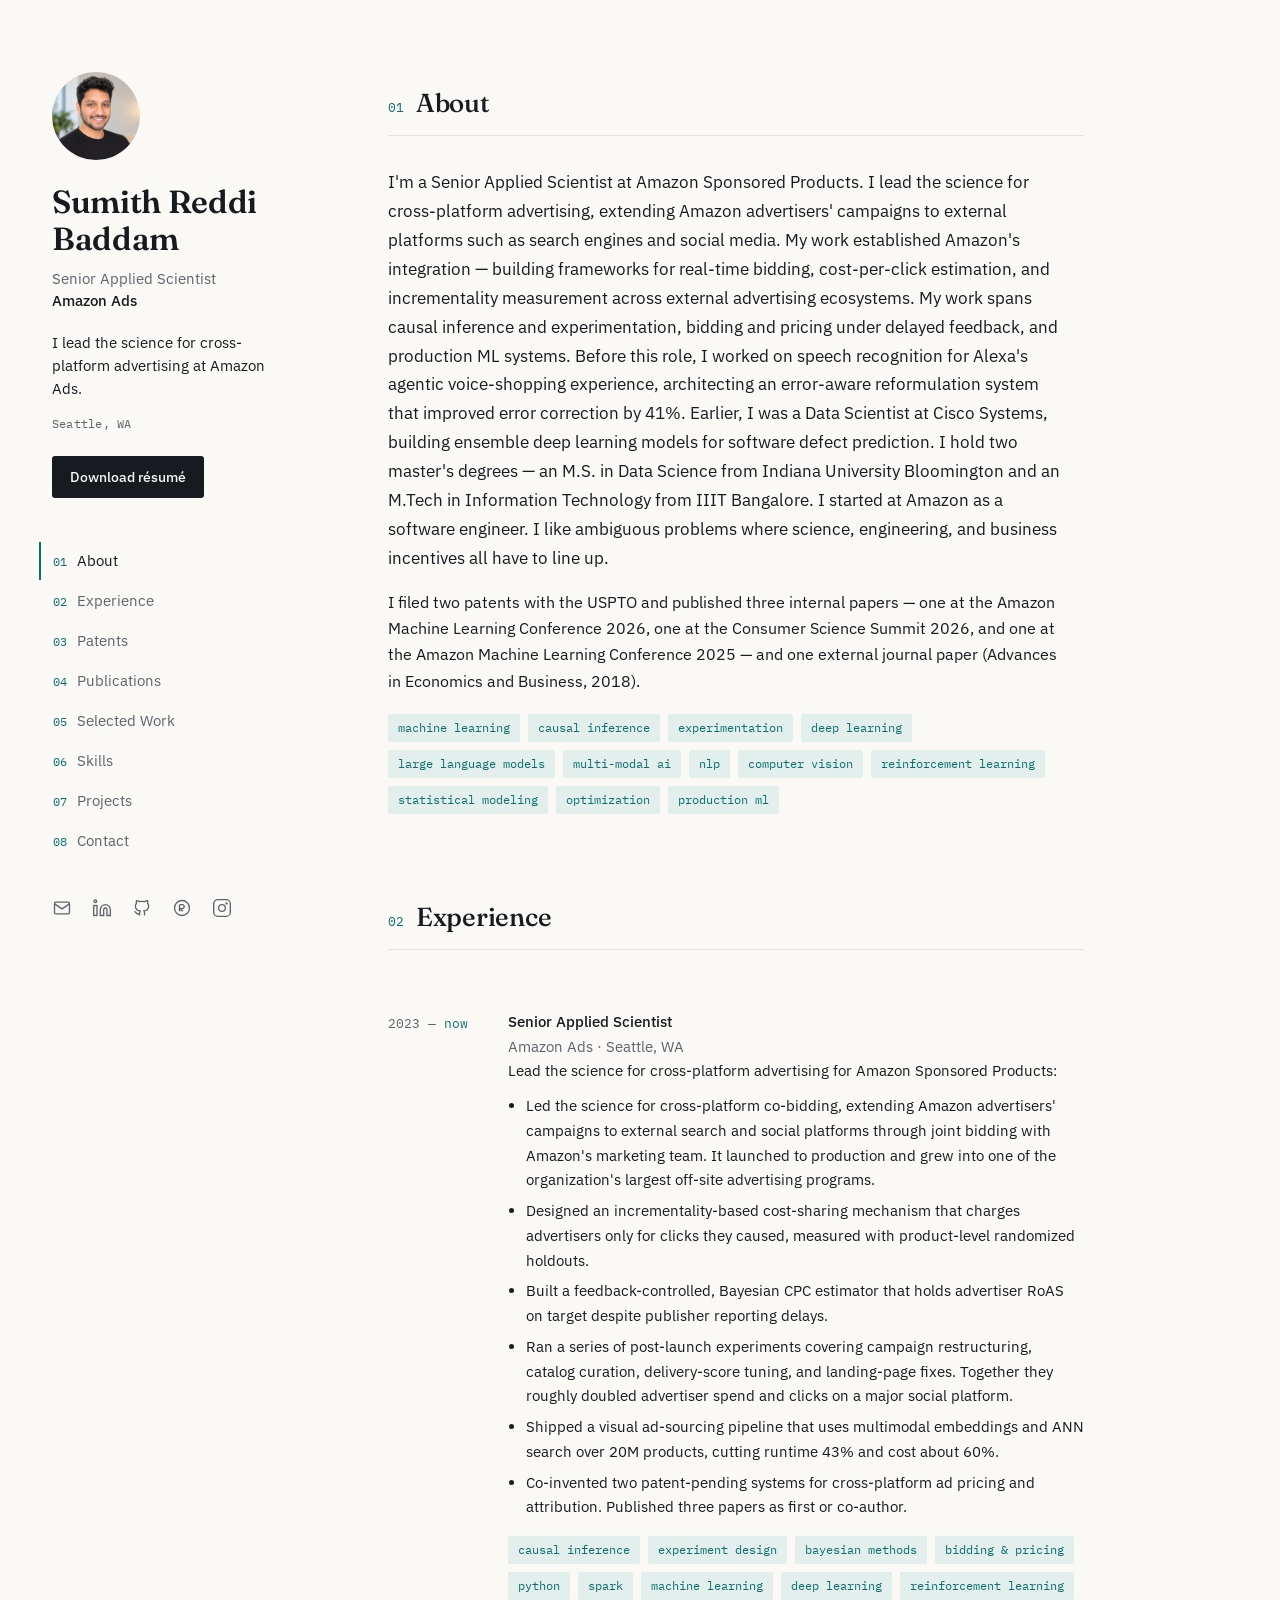
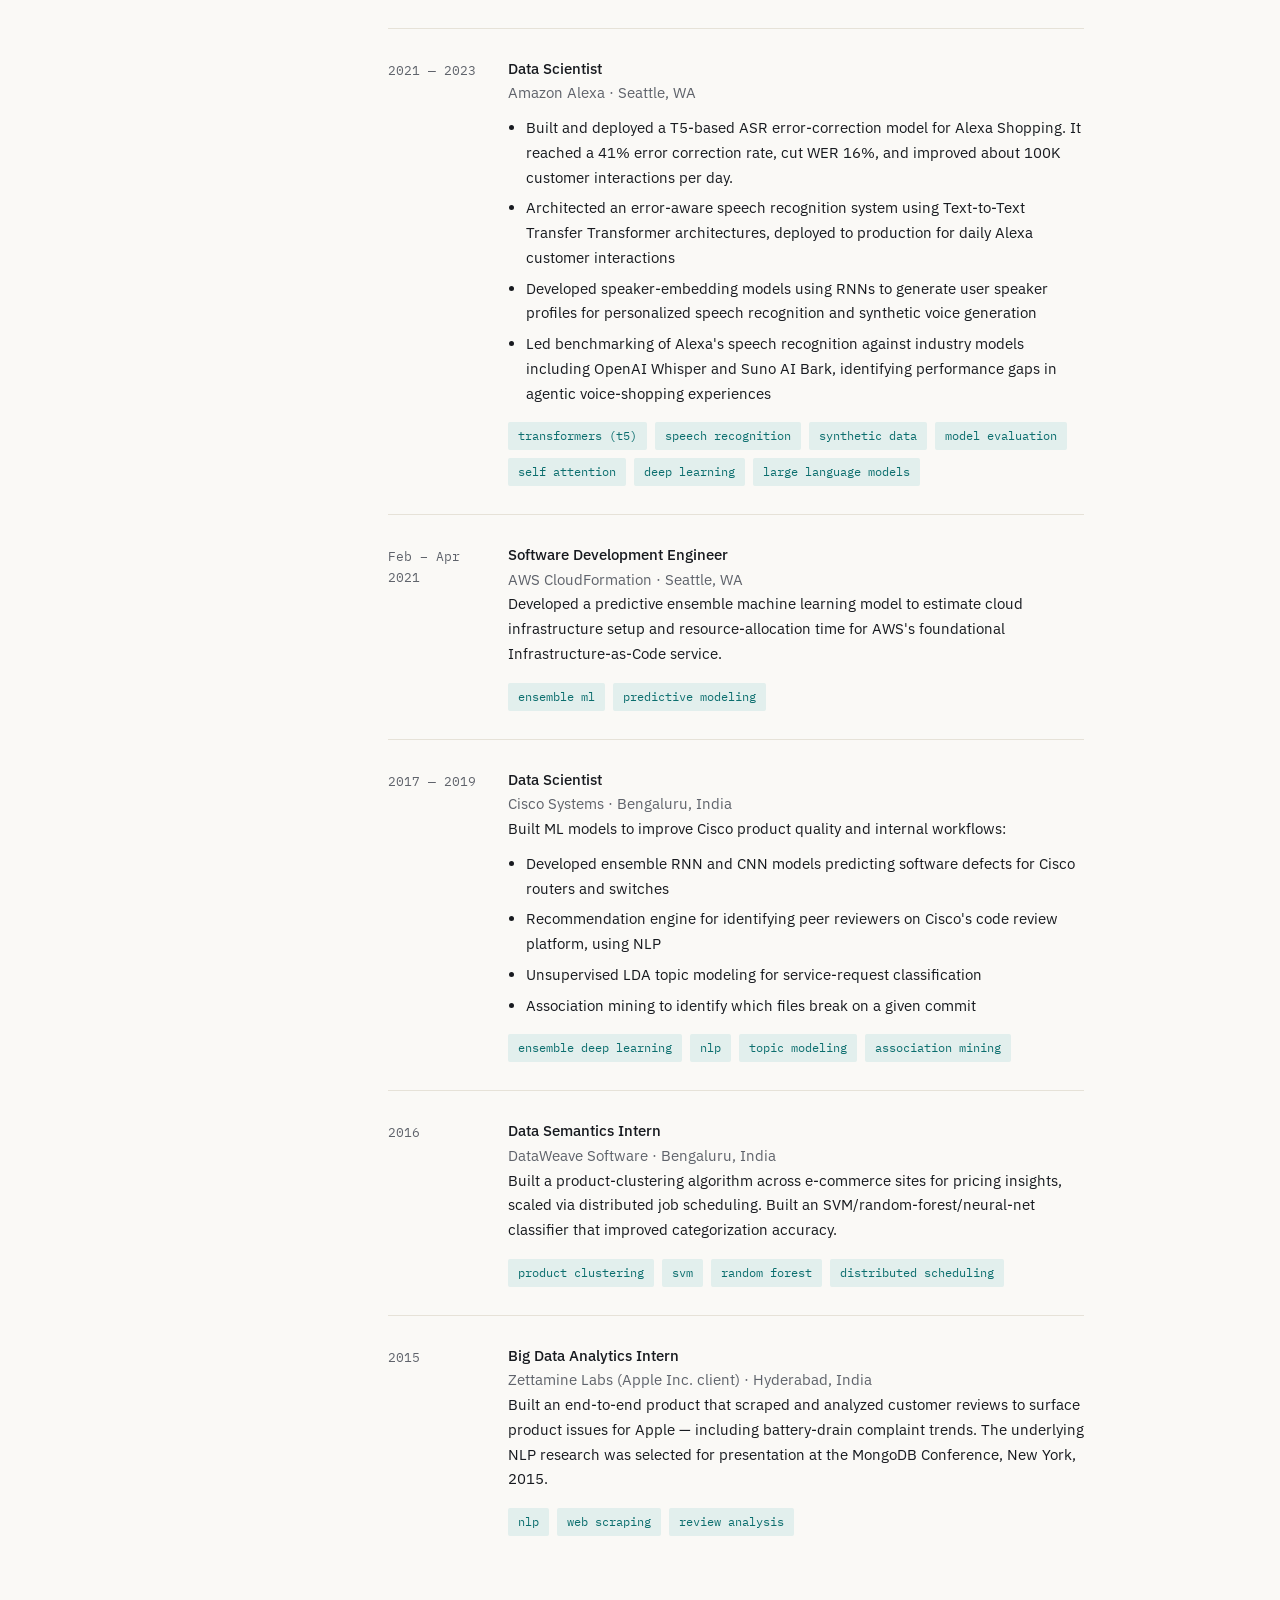
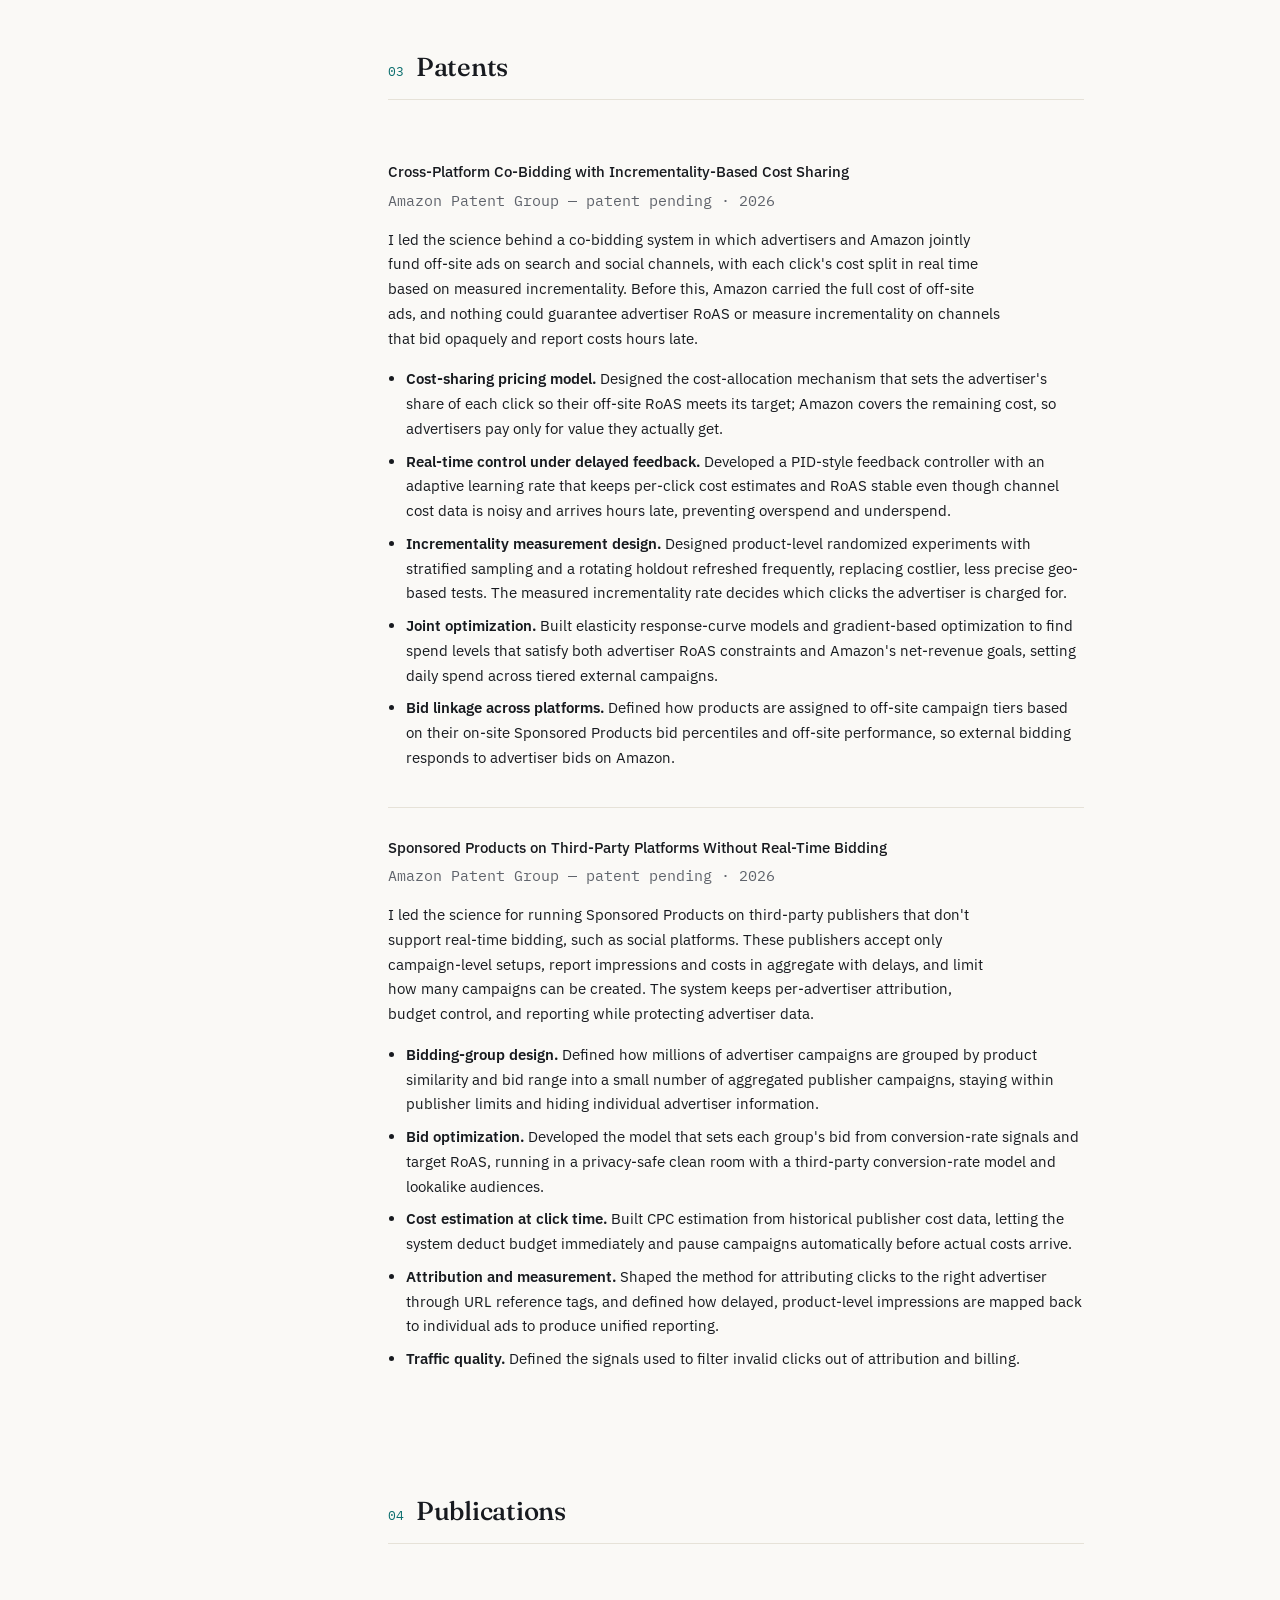
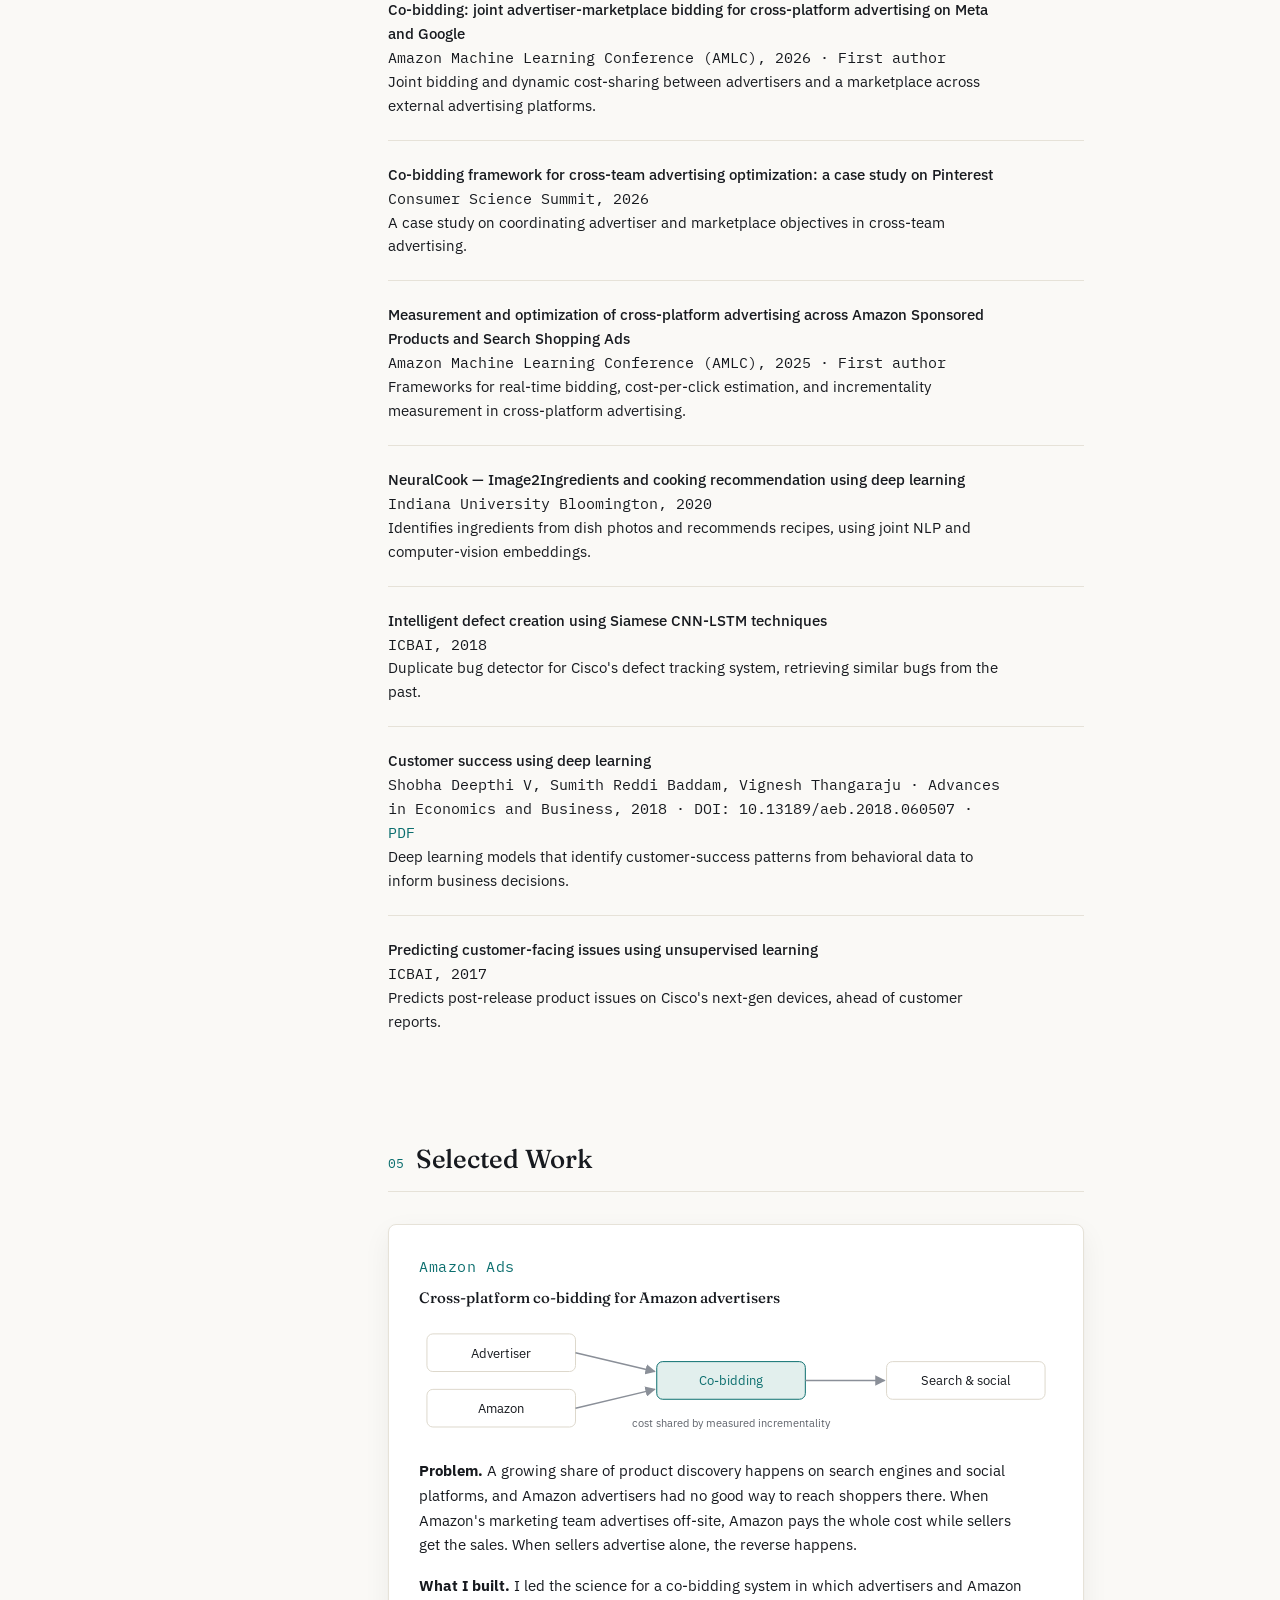
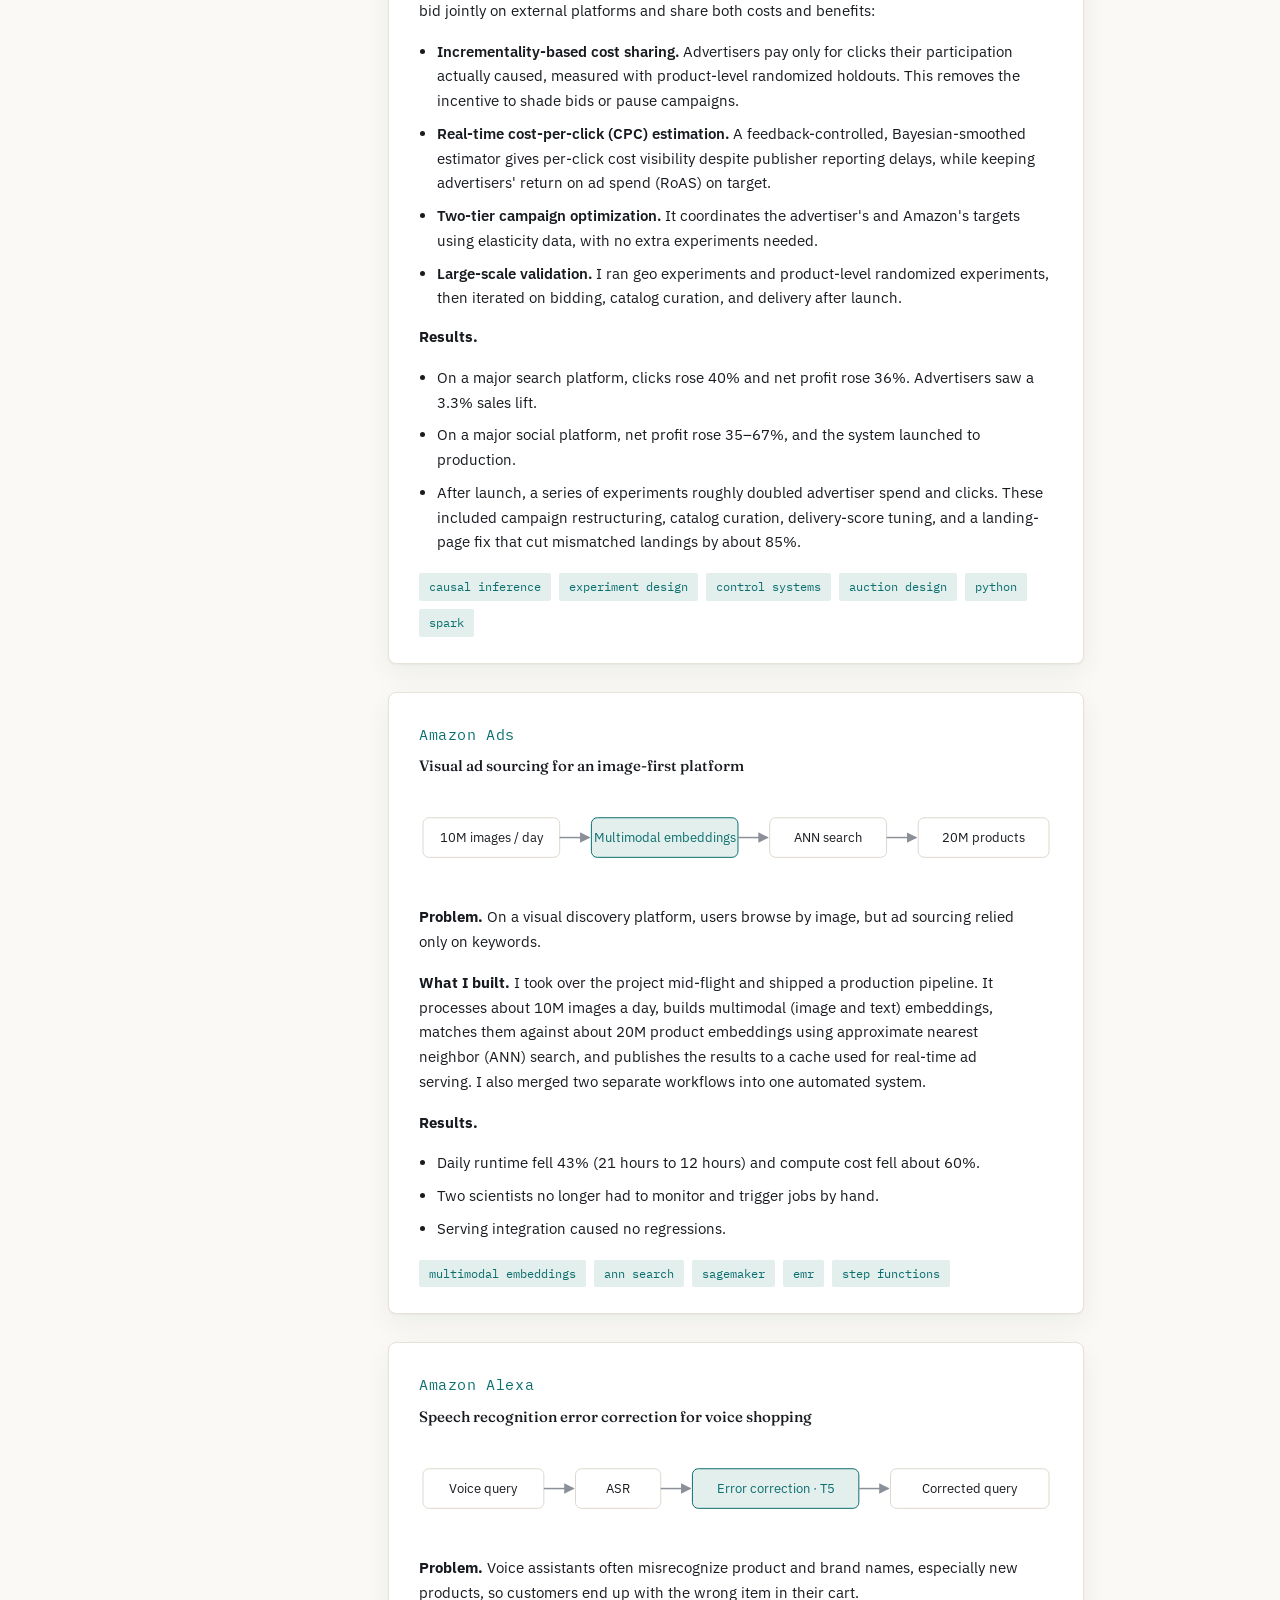
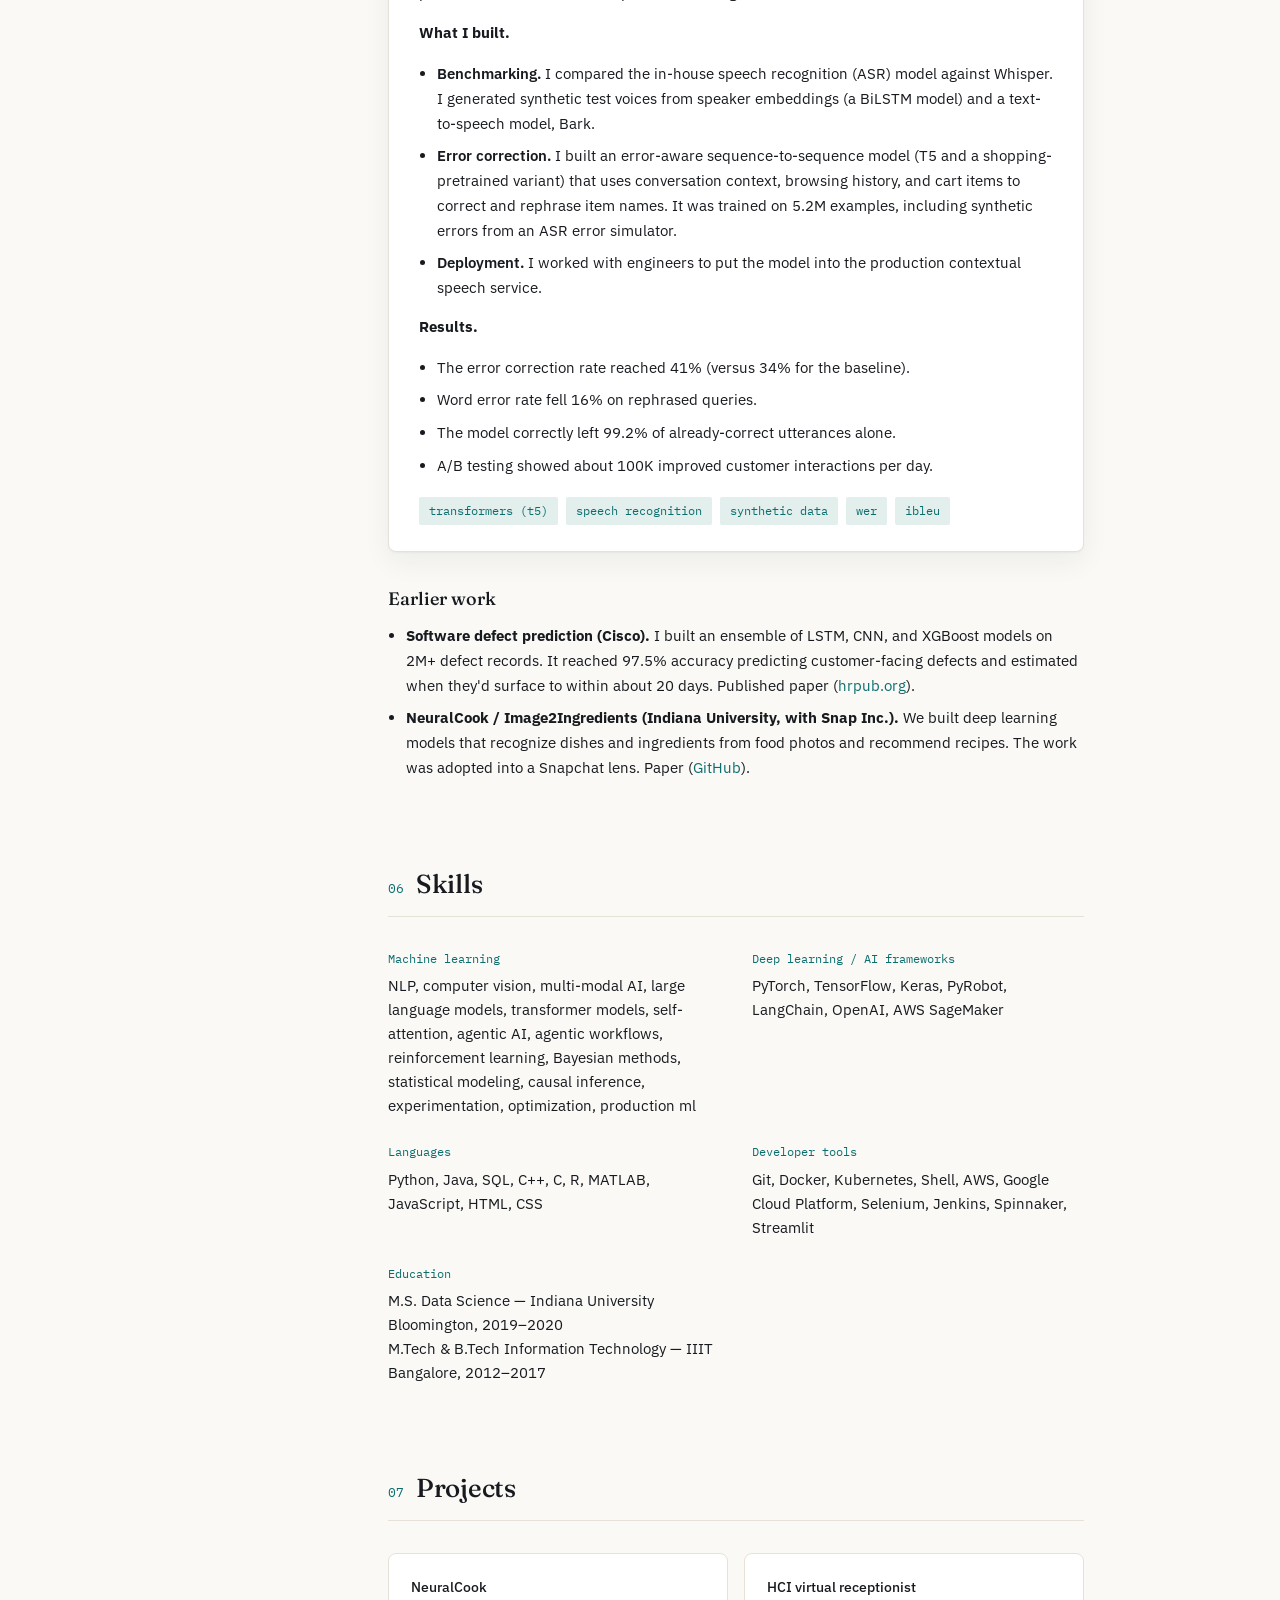
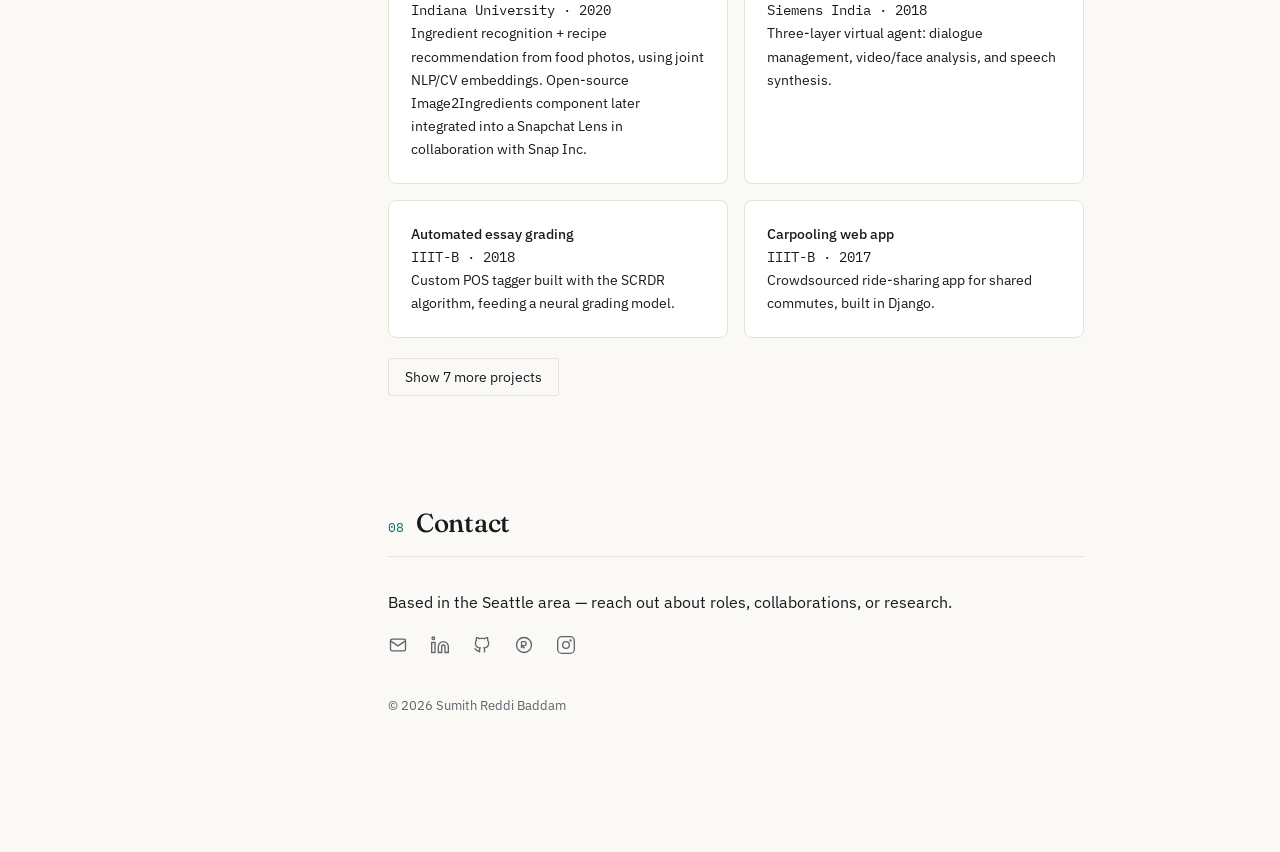
<file: index.html>
<!DOCTYPE html>
<html lang="en">
<head>
<meta charset="UTF-8">
<meta name="viewport" content="width=device-width, initial-scale=1.0">
<meta name="theme-color" content="#171A1F">
<title>Sumith Reddi Baddam — Senior Applied Scientist</title>
<meta name="description" content="Senior Applied Scientist at Amazon Ads — leading cross-platform advertising integrations, machine learning, and multi-modal AI for ad relevance and ranking. Two patents pending on co-bidding and cross-channel advertising.">
<meta property="og:title" content="Sumith Reddi Baddam — Senior Applied Scientist">
<meta property="og:description" content="Senior Applied Scientist at Amazon Ads — leading cross-platform advertising integrations, machine learning, and multi-modal AI for ad relevance and ranking. Two patents pending on co-bidding and cross-channel advertising.">
<meta property="og:type" content="website">
<meta property="og:url" content="https://sumithbaddam.com/">
<meta name="twitter:card" content="summary">
<link rel="icon" href="data:image/svg+xml,<svg xmlns=%22http://www.w3.org/2000/svg%22 viewBox=%220 0 100 100%22><rect width=%22100%22 height=%22100%22 rx=%2220%22 fill=%22%23171A1F%22/><text x=%2250%22 y=%2268%22 font-size=%2258%22 font-family=%22Georgia,serif%22 fill=%22%23FAF9F6%22 text-anchor=%22middle%22>S</text></svg>">
<link rel="preconnect" href="https://fonts.googleapis.com">
<link rel="preconnect" href="https://fonts.gstatic.com" crossorigin>
<link href="https://fonts.googleapis.com/css2?family=Fraunces:opsz,wght@9..144,400;9..144,500;9..144,600&family=IBM+Plex+Sans:wght@400;500;600&family=IBM+Plex+Mono:wght@400;500&display=swap" rel="stylesheet">
<link rel="stylesheet" href="styles.css">
</head>
<body>

<a class="skip-link" href="#about">Skip to content</a>

<div class="layout">
  <aside>
    <div>
      <div class="avatar"><img src="[data-uri]" alt="Sumith Reddi Baddam"></div>
      <h1 class="sidebar-name">Sumith Reddi<br>Baddam</h1>
      <p class="sidebar-role">Senior Applied Scientist<br><strong>Amazon Ads</strong></p>
      <p class="sidebar-pitch">I lead the science for cross-platform advertising at Amazon Ads.</p>
      <p class="sidebar-loc">Seattle, WA</p>
      <a class="resume-btn" href="files/cv.pdf">Download résumé</a>
    </div>
    <nav aria-label="Section navigation">
      <ul>
        <li><a href="#about"><span class="nav-num">01</span>About</a></li>
        <li><a href="#experience"><span class="nav-num">02</span>Experience</a></li>
        <li><a href="#patents"><span class="nav-num">03</span>Patents</a></li>
        <li><a href="#publications"><span class="nav-num">04</span>Publications</a></li>
        <li><a href="#work"><span class="nav-num">05</span>Selected Work</a></li>
        <li><a href="#skills"><span class="nav-num">06</span>Skills</a></li>
        <li><a href="#projects"><span class="nav-num">07</span>Projects</a></li>
        <li><a href="#contact"><span class="nav-num">08</span>Contact</a></li>
      </ul>
    </nav>
    <div class="sidebar-contact">
      <a href="mailto:sumith.reddy2@gmail.com" aria-label="Email"><svg viewBox="0 0 24 24" fill="none" stroke="currentColor" stroke-width="1.6"><rect x="3" y="5" width="18" height="14" rx="2"/><path d="m3 7 9 6 9-6"/></svg></a>
      <a href="https://www.linkedin.com/in/sumith-reddi-baddam/" target="_blank" rel="noopener" aria-label="LinkedIn"><svg viewBox="0 0 24 24" fill="none" stroke="currentColor" stroke-width="1.6"><path d="M16 8a6 6 0 0 1 6 6v7h-4v-7a2 2 0 0 0-4 0v7h-4v-7a6 6 0 0 1 6-6Z"/><rect x="2" y="9" width="4" height="12"/><circle cx="4" cy="4" r="1.6"/></svg></a>
      <a href="https://github.com/SumithBaddam" target="_blank" rel="noopener" aria-label="GitHub"><svg viewBox="0 0 24 24" fill="none" stroke="currentColor" stroke-width="1.6"><path d="M9 19c-4.3 1.4-4.3-2.5-6-3m12 5v-3.5c0-1 .1-1.4-.5-2 2.8-.3 5.5-1.4 5.5-6a4.6 4.6 0 0 0-1.3-3.2 4.2 4.2 0 0 0-.1-3.2s-1.1-.3-3.5 1.3a12.3 12.3 0 0 0-6.2 0C6.6 2.8 5.5 3.1 5.5 3.1a4.2 4.2 0 0 0-.1 3.2A4.6 4.6 0 0 0 4.1 9.5c0 4.6 2.7 5.7 5.5 6-.6.6-.6 1.2-.5 2V21"/></svg></a>
      <a href="https://www.researchgate.net/profile/Sumith-Reddi-Baddam-3" target="_blank" rel="noopener" aria-label="ResearchGate"><svg viewBox="0 0 24 24" fill="none" stroke="currentColor" stroke-width="1.6"><circle cx="12" cy="12" r="9"/><path d="M9 8v8m0-8h3.2a2.4 2.4 0 0 1 0 4.8H9m0 0 4 3.2"/></svg></a>
      <a href="https://www.instagram.com/sumith_baddam/" target="_blank" rel="noopener" aria-label="Instagram"><svg viewBox="0 0 24 24" fill="none" stroke="currentColor" stroke-width="1.6"><rect x="2" y="2" width="20" height="20" rx="5"/><circle cx="12" cy="12" r="4"/><circle cx="17.5" cy="6.5" r="0.6" fill="currentColor"/></svg></a>
    </div>
  </aside>

  <main>
    <section id="about">
      <div class="section-head"><span class="sec-num">01</span><h2>About</h2></div>

      <p class="lede">I'm a Senior Applied Scientist at Amazon Sponsored Products. I lead the science for cross-platform advertising, extending Amazon advertisers' campaigns to external platforms such as search engines and social media. My work established Amazon's integration &mdash; building frameworks for real-time bidding, cost-per-click estimation, and incrementality measurement across external advertising ecosystems. My work spans causal inference and experimentation, bidding and pricing under delayed feedback, and production ML systems. Before this role, I worked on speech recognition for Alexa's agentic voice-shopping experience, architecting an error-aware reformulation system that improved error correction by 41%. Earlier, I was a Data Scientist at Cisco Systems, building ensemble deep learning models for software defect prediction. I hold two master's degrees &mdash; an M.S. in Data Science from Indiana University Bloomington and an M.Tech in Information Technology from IIIT Bangalore. I started at Amazon as a software engineer. I like ambiguous problems where science, engineering, and business incentives all have to line up.</p>
      <p>I filed two patents with the USPTO and published three internal papers &mdash; one at the Amazon Machine Learning Conference 2026, one at the Consumer Science Summit 2026, and one at the Amazon Machine Learning Conference 2025 &mdash; and one external journal paper (Advances in Economics and Business, 2018).</p>

      <div class="tags">
        <span class="tag">machine learning</span>
        <span class="tag">causal inference</span>
        <span class="tag">experimentation</span>
        <span class="tag">deep learning</span>
        <span class="tag">large language models</span>
        <span class="tag">multi-modal ai</span>
        <span class="tag">nlp</span>
        <span class="tag">computer vision</span>
        <span class="tag">reinforcement learning</span>
        <span class="tag">statistical modeling</span>
        <span class="tag">optimization</span>
        <span class="tag">production ml</span>
      </div>
    </section>

    <section id="experience">
      <div class="section-head"><span class="sec-num">02</span><h2>Experience</h2></div>

      <div class="role">
        <div class="role-years">2023 — <span class="current">now</span></div>
        <div>
          <p class="role-title">Senior Applied Scientist</p>
          <p class="role-org"><a href="https://advertising.amazon.com/" target="_blank" rel="noopener">Amazon Ads</a> · Seattle, WA</p>
          <p>Lead the science for cross-platform advertising for Amazon Sponsored Products:</p>
          <ul>
            <li>Led the science for cross-platform co-bidding, extending Amazon advertisers' campaigns to external search and social platforms through joint bidding with Amazon's marketing team. It launched to production and grew into one of the organization's largest off-site advertising programs.</li>
            <li>Designed an incrementality-based cost-sharing mechanism that charges advertisers only for clicks they caused, measured with product-level randomized holdouts.</li>
            <li>Built a feedback-controlled, Bayesian CPC estimator that holds advertiser RoAS on target despite publisher reporting delays.</li>
            <li>Ran a series of post-launch experiments covering campaign restructuring, catalog curation, delivery-score tuning, and landing-page fixes. Together they roughly doubled advertiser spend and clicks on a major social platform.</li>
            <li>Shipped a visual ad-sourcing pipeline that uses multimodal embeddings and ANN search over 20M products, cutting runtime 43% and cost about 60%.</li>
            <li>Co-invented two patent-pending systems for cross-platform ad pricing and attribution. Published three papers as first or co-author.</li>
          </ul>
          <div class="tags role-tags">
            <span class="tag">causal inference</span>
            <span class="tag">experiment design</span>
            <span class="tag">bayesian methods</span>
            <span class="tag">bidding &amp; pricing</span>
            <span class="tag">python</span>
            <span class="tag">spark</span>
            <span class="tag">machine learning</span>
            <span class="tag">deep learning</span>
            <span class="tag">reinforcement learning</span>
          </div>
        </div>
      </div>

      <div class="role">
        <div class="role-years">2021 — 2023</div>
        <div>
          <p class="role-title">Data Scientist</p>
          <p class="role-org"><a href="https://www.alexa.com/" target="_blank" rel="noopener">Amazon Alexa</a> · Seattle, WA</p>
          <ul>
            <li>Built and deployed a T5-based ASR error-correction model for Alexa Shopping. It reached a 41% error correction rate, cut WER 16%, and improved about 100K customer interactions per day.</li>
            <li>Architected an error-aware speech recognition system using Text-to-Text Transfer Transformer architectures, deployed to production for daily Alexa customer interactions</li>
            <li>Developed speaker-embedding models using RNNs to generate user speaker profiles for personalized speech recognition and synthetic voice generation</li>
            <li>Led benchmarking of Alexa's speech recognition against industry models including OpenAI Whisper and Suno AI Bark, identifying performance gaps in agentic voice-shopping experiences</li>
          </ul>
          <div class="tags role-tags">
            <span class="tag">transformers (t5)</span>
            <span class="tag">speech recognition</span>
            <span class="tag">synthetic data</span>
            <span class="tag">model evaluation</span>
            <span class="tag">self attention</span>
            <span class="tag">deep learning</span>
            <span class="tag">large language models</span>
          </div>
        </div>
      </div>

      <div class="role">
        <div class="role-years">Feb – Apr 2021</div>
        <div>
          <p class="role-title">Software Development Engineer</p>
          <p class="role-org"><a href="https://aws.amazon.com/" target="_blank" rel="noopener">AWS CloudFormation</a> · Seattle, WA</p>
          <p>Developed a predictive ensemble machine learning model to estimate cloud infrastructure setup and resource-allocation time for AWS's foundational Infrastructure-as-Code service.</p>
          <div class="tags role-tags">
            <span class="tag">ensemble ml</span>
            <span class="tag">predictive modeling</span>
          </div>
        </div>
      </div>

      <div class="role">
        <div class="role-years">2017 — 2019</div>
        <div>
          <p class="role-title">Data Scientist</p>
          <p class="role-org"><a href="https://www.cisco.com" target="_blank" rel="noopener">Cisco Systems</a> · Bengaluru, India</p>
          <p>Built ML models to improve Cisco product quality and internal workflows:</p>
          <ul>
            <li>Developed ensemble RNN and CNN models predicting software defects for Cisco routers and switches</li>
            <li>Recommendation engine for identifying peer reviewers on Cisco's code review platform, using NLP</li>
            <li>Unsupervised LDA topic modeling for service-request classification</li>
            <li>Association mining to identify which files break on a given commit</li>
          </ul>
          <div class="tags role-tags">
            <span class="tag">ensemble deep learning</span>
            <span class="tag">nlp</span>
            <span class="tag">topic modeling</span>
            <span class="tag">association mining</span>
          </div>
        </div>
      </div>

      <div class="role">
        <div class="role-years">2016</div>
        <div>
          <p class="role-title">Data Semantics Intern</p>
          <p class="role-org"><a href="https://dataweave.com" target="_blank" rel="noopener">DataWeave Software</a> · Bengaluru, India</p>
          <p>Built a product-clustering algorithm across e-commerce sites for pricing insights, scaled via distributed job scheduling. Built an SVM/random-forest/neural-net classifier that improved categorization accuracy.</p>
          <div class="tags role-tags">
            <span class="tag">product clustering</span>
            <span class="tag">svm</span>
            <span class="tag">random forest</span>
            <span class="tag">distributed scheduling</span>
          </div>
        </div>
      </div>

      <div class="role">
        <div class="role-years">2015</div>
        <div>
          <p class="role-title">Big Data Analytics Intern</p>
          <p class="role-org">Zettamine Labs (Apple Inc. client) · Hyderabad, India</p>
          <p>Built an end-to-end product that scraped and analyzed customer reviews to surface product issues for Apple — including battery-drain complaint trends. The underlying NLP research was selected for presentation at the MongoDB Conference, New York, 2015.</p>
          <div class="tags role-tags">
            <span class="tag">nlp</span>
            <span class="tag">web scraping</span>
            <span class="tag">review analysis</span>
          </div>
        </div>
      </div>
    </section>

    <section id="patents">
      <div class="section-head"><span class="sec-num">03</span><h2>Patents</h2></div>

      <div class="patent">
        <p class="patent-title">Cross-Platform Co-Bidding with Incrementality-Based Cost Sharing</p>
        <p class="patent-meta">Amazon Patent Group — patent pending · 2026</p>
        <p>I led the science behind a co-bidding system in which advertisers and Amazon jointly fund off-site ads on search and social channels, with each click's cost split in real time based on measured incrementality. Before this, Amazon carried the full cost of off-site ads, and nothing could guarantee advertiser RoAS or measure incrementality on channels that bid opaquely and report costs hours late.</p>
        <ul>
          <li><strong>Cost-sharing pricing model.</strong> Designed the cost-allocation mechanism that sets the advertiser's share of each click so their off-site RoAS meets its target; Amazon covers the remaining cost, so advertisers pay only for value they actually get.</li>
          <li><strong>Real-time control under delayed feedback.</strong> Developed a PID-style feedback controller with an adaptive learning rate that keeps per-click cost estimates and RoAS stable even though channel cost data is noisy and arrives hours late, preventing overspend and underspend.</li>
          <li><strong>Incrementality measurement design.</strong> Designed product-level randomized experiments with stratified sampling and a rotating holdout refreshed frequently, replacing costlier, less precise geo-based tests. The measured incrementality rate decides which clicks the advertiser is charged for.</li>
          <li><strong>Joint optimization.</strong> Built elasticity response-curve models and gradient-based optimization to find spend levels that satisfy both advertiser RoAS constraints and Amazon's net-revenue goals, setting daily spend across tiered external campaigns.</li>
          <li><strong>Bid linkage across platforms.</strong> Defined how products are assigned to off-site campaign tiers based on their on-site Sponsored Products bid percentiles and off-site performance, so external bidding responds to advertiser bids on Amazon.</li>
        </ul>
      </div>

      <div class="patent">
        <p class="patent-title">Sponsored Products on Third-Party Platforms Without Real-Time Bidding</p>
        <p class="patent-meta">Amazon Patent Group — patent pending · 2026</p>
        <p>I led the science for running Sponsored Products on third-party publishers that don't support real-time bidding, such as social platforms. These publishers accept only campaign-level setups, report impressions and costs in aggregate with delays, and limit how many campaigns can be created. The system keeps per-advertiser attribution, budget control, and reporting while protecting advertiser data.</p>
        <ul>
          <li><strong>Bidding-group design.</strong> Defined how millions of advertiser campaigns are grouped by product similarity and bid range into a small number of aggregated publisher campaigns, staying within publisher limits and hiding individual advertiser information.</li>
          <li><strong>Bid optimization.</strong> Developed the model that sets each group's bid from conversion-rate signals and target RoAS, running in a privacy-safe clean room with a third-party conversion-rate model and lookalike audiences.</li>
          <li><strong>Cost estimation at click time.</strong> Built CPC estimation from historical publisher cost data, letting the system deduct budget immediately and pause campaigns automatically before actual costs arrive.</li>
          <li><strong>Attribution and measurement.</strong> Shaped the method for attributing clicks to the right advertiser through URL reference tags, and defined how delayed, product-level impressions are mapped back to individual ads to produce unified reporting.</li>
          <li><strong>Traffic quality.</strong> Defined the signals used to filter invalid clicks out of attribution and billing.</li>
        </ul>
      </div>
    </section>

    <section id="publications">
      <div class="section-head"><span class="sec-num">04</span><h2>Publications</h2></div>

      <div class="pub">
        <p class="pub-title">Co-bidding: joint advertiser-marketplace bidding for cross-platform advertising on Meta and Google</p>
        <p class="pub-meta">Amazon Machine Learning Conference (AMLC), 2026 · First author</p>
        <p>Joint bidding and dynamic cost-sharing between advertisers and a marketplace across external advertising platforms.</p>
      </div>

      <div class="pub">
        <p class="pub-title">Co-bidding framework for cross-team advertising optimization: a case study on Pinterest</p>
        <p class="pub-meta">Consumer Science Summit, 2026</p>
        <p>A case study on coordinating advertiser and marketplace objectives in cross-team advertising.</p>
      </div>

      <div class="pub">
        <p class="pub-title">Measurement and optimization of cross-platform advertising across Amazon Sponsored Products and Search Shopping Ads</p>
        <p class="pub-meta">Amazon Machine Learning Conference (AMLC), 2025 · First author</p>
        <p>Frameworks for real-time bidding, cost-per-click estimation, and incrementality measurement in cross-platform advertising.</p>
      </div>

      <div class="pub">
        <p class="pub-title"><a href="https://github.com/SumithBaddam/NeuralCook/blob/master/NeuralCook.pdf" target="_blank" rel="noopener">NeuralCook — Image2Ingredients and cooking recommendation using deep learning</a></p>
        <p class="pub-meta">Indiana University Bloomington, 2020</p>
        <p>Identifies ingredients from dish photos and recommends recipes, using joint NLP and computer-vision embeddings.</p>
      </div>

      <div class="pub">
        <p class="pub-title"><a href="http://www.mgmt.iisc.ac.in/~icbai2018/" target="_blank" rel="noopener">Intelligent defect creation using Siamese CNN-LSTM techniques</a></p>
        <p class="pub-meta">ICBAI, 2018</p>
        <p>Duplicate bug detector for Cisco's defect tracking system, retrieving similar bugs from the past.</p>
      </div>

      <div class="pub">
        <p class="pub-title"><a href="papers/customer-success-using-deep-learning.html">Customer success using deep learning</a></p>
        <p class="pub-meta">Shobha Deepthi V, Sumith Reddi Baddam, Vignesh Thangaraju · Advances in Economics and Business, 2018 · DOI: 10.13189/aeb.2018.060507 · <a href="papers/customer-success-using-deep-learning.pdf">PDF</a></p>
        <p>Deep learning models that identify customer-success patterns from behavioral data to inform business decisions.</p>
      </div>

      <div class="pub">
        <p class="pub-title"><a href="http://dcal.iimb.ernet.in/baiconf2017/" target="_blank" rel="noopener">Predicting customer-facing issues using unsupervised learning</a></p>
        <p class="pub-meta">ICBAI, 2017</p>
        <p>Predicts post-release product issues on Cisco's next-gen devices, ahead of customer reports.</p>
      </div>
    </section>

    <section id="work">
      <div class="section-head"><span class="sec-num">05</span><h2>Selected Work</h2></div>

      <div class="work-card">
        <p class="work-eyebrow">Amazon Ads</p>
        <p class="work-title">Cross-platform co-bidding for Amazon advertisers</p>
        <div class="work-diagram" role="img" aria-label="Diagram: advertisers and Amazon jointly fund co-bidding, which places ads on search and social platforms">
          <svg viewBox="0 0 640 118" xmlns="http://www.w3.org/2000/svg" font-family="IBM Plex Sans, sans-serif">
            <defs>
              <marker id="arr" viewBox="0 0 10 10" refX="9" refY="5" markerWidth="7" markerHeight="7" orient="auto-start-reverse">
                <path d="M0 0L10 5L0 10z" fill="#8A8F98"/>
              </marker>
            </defs>
            <rect x="8" y="12" width="150" height="38" rx="6" fill="#FFFFFF" stroke="#DDD8CC"/>
            <text x="83" y="36" text-anchor="middle" font-size="13" fill="#171A1F">Advertiser</text>
            <rect x="8" y="68" width="150" height="38" rx="6" fill="#FFFFFF" stroke="#DDD8CC"/>
            <text x="83" y="92" text-anchor="middle" font-size="13" fill="#171A1F">Amazon</text>
            <line x1="158" y1="31" x2="238" y2="50" stroke="#8A8F98" stroke-width="1.5" marker-end="url(#arr)"/>
            <line x1="158" y1="87" x2="238" y2="68" stroke="#8A8F98" stroke-width="1.5" marker-end="url(#arr)"/>
            <rect x="240" y="40" width="150" height="38" rx="6" fill="#E2EFED" stroke="#0B6E6E"/>
            <text x="315" y="64" text-anchor="middle" font-size="13" fill="#0B6E6E">Co-bidding</text>
            <line x1="390" y1="59" x2="470" y2="59" stroke="#8A8F98" stroke-width="1.5" marker-end="url(#arr)"/>
            <rect x="472" y="40" width="160" height="38" rx="6" fill="#FFFFFF" stroke="#DDD8CC"/>
            <text x="552" y="64" text-anchor="middle" font-size="13" fill="#171A1F">Search &amp; social</text>
            <text x="315" y="106" text-anchor="middle" font-size="11.5" fill="#5F636B">cost shared by measured incrementality</text>
          </svg>
        </div>
        <p><strong>Problem.</strong> A growing share of product discovery happens on search engines and social platforms, and Amazon advertisers had no good way to reach shoppers there. When Amazon's marketing team advertises off-site, Amazon pays the whole cost while sellers get the sales. When sellers advertise alone, the reverse happens.</p>
        <p><strong>What I built.</strong> I led the science for a co-bidding system in which advertisers and Amazon bid jointly on external platforms and share both costs and benefits:</p>
        <ul>
          <li><strong>Incrementality-based cost sharing.</strong> Advertisers pay only for clicks their participation actually caused, measured with product-level randomized holdouts. This removes the incentive to shade bids or pause campaigns.</li>
          <li><strong>Real-time cost-per-click (CPC) estimation.</strong> A feedback-controlled, Bayesian-smoothed estimator gives per-click cost visibility despite publisher reporting delays, while keeping advertisers' return on ad spend (RoAS) on target.</li>
          <li><strong>Two-tier campaign optimization.</strong> It coordinates the advertiser's and Amazon's targets using elasticity data, with no extra experiments needed.</li>
          <li><strong>Large-scale validation.</strong> I ran geo experiments and product-level randomized experiments, then iterated on bidding, catalog curation, and delivery after launch.</li>
        </ul>
        <p><strong>Results.</strong></p>
        <ul>
          <li>On a major search platform, clicks rose 40% and net profit rose 36%. Advertisers saw a 3.3% sales lift.</li>
          <li>On a major social platform, net profit rose 35–67%, and the system launched to production.</li>
          <li>After launch, a series of experiments roughly doubled advertiser spend and clicks. These included campaign restructuring, catalog curation, delivery-score tuning, and a landing-page fix that cut mismatched landings by about 85%.</li>
        </ul>
        <div class="tags work-tags">
          <span class="tag">causal inference</span>
          <span class="tag">experiment design</span>
          <span class="tag">control systems</span>
          <span class="tag">auction design</span>
          <span class="tag">python</span>
          <span class="tag">spark</span>
        </div>
      </div>

      <div class="work-card">
        <p class="work-eyebrow">Amazon Ads</p>
        <p class="work-title">Visual ad sourcing for an image-first platform</p>
        <div class="work-diagram" role="img" aria-label="Diagram: 10 million images a day become multimodal embeddings, matched by approximate nearest neighbor search against 20 million products">
          <svg viewBox="0 0 640 96" xmlns="http://www.w3.org/2000/svg" font-family="IBM Plex Sans, sans-serif">
            <defs>
              <marker id="arr2" viewBox="0 0 10 10" refX="9" refY="5" markerWidth="7" markerHeight="7" orient="auto-start-reverse">
                <path d="M0 0L10 5L0 10z" fill="#8A8F98"/>
              </marker>
            </defs>
            <rect x="4" y="28" width="138" height="40" rx="6" fill="#FFFFFF" stroke="#DDD8CC"/>
            <text x="73" y="52" text-anchor="middle" font-size="13" fill="#171A1F">10M images / day</text>
            <line x1="142" y1="48" x2="172" y2="48" stroke="#8A8F98" stroke-width="1.5" marker-end="url(#arr2)"/>
            <rect x="174" y="28" width="148" height="40" rx="6" fill="#E2EFED" stroke="#0B6E6E"/>
            <text x="248" y="52" text-anchor="middle" font-size="13" fill="#0B6E6E">Multimodal embeddings</text>
            <line x1="322" y1="48" x2="352" y2="48" stroke="#8A8F98" stroke-width="1.5" marker-end="url(#arr2)"/>
            <rect x="354" y="28" width="118" height="40" rx="6" fill="#FFFFFF" stroke="#DDD8CC"/>
            <text x="413" y="52" text-anchor="middle" font-size="13" fill="#171A1F">ANN search</text>
            <line x1="472" y1="48" x2="502" y2="48" stroke="#8A8F98" stroke-width="1.5" marker-end="url(#arr2)"/>
            <rect x="504" y="28" width="132" height="40" rx="6" fill="#FFFFFF" stroke="#DDD8CC"/>
            <text x="570" y="52" text-anchor="middle" font-size="13" fill="#171A1F">20M products</text>
          </svg>
        </div>
        <p><strong>Problem.</strong> On a visual discovery platform, users browse by image, but ad sourcing relied only on keywords.</p>
        <p><strong>What I built.</strong> I took over the project mid-flight and shipped a production pipeline. It processes about 10M images a day, builds multimodal (image and text) embeddings, matches them against about 20M product embeddings using approximate nearest neighbor (ANN) search, and publishes the results to a cache used for real-time ad serving. I also merged two separate workflows into one automated system.</p>
        <p><strong>Results.</strong></p>
        <ul>
          <li>Daily runtime fell 43% (21 hours to 12 hours) and compute cost fell about 60%.</li>
          <li>Two scientists no longer had to monitor and trigger jobs by hand.</li>
          <li>Serving integration caused no regressions.</li>
        </ul>
        <div class="tags work-tags">
          <span class="tag">multimodal embeddings</span>
          <span class="tag">ann search</span>
          <span class="tag">sagemaker</span>
          <span class="tag">emr</span>
          <span class="tag">step functions</span>
        </div>
      </div>

      <div class="work-card">
        <p class="work-eyebrow">Amazon Alexa</p>
        <p class="work-title">Speech recognition error correction for voice shopping</p>
        <div class="work-diagram" role="img" aria-label="Diagram: a voice query goes through speech recognition, then T5 error correction, producing a corrected query">
          <svg viewBox="0 0 640 96" xmlns="http://www.w3.org/2000/svg" font-family="IBM Plex Sans, sans-serif">
            <defs>
              <marker id="arr3" viewBox="0 0 10 10" refX="9" refY="5" markerWidth="7" markerHeight="7" orient="auto-start-reverse">
                <path d="M0 0L10 5L0 10z" fill="#8A8F98"/>
              </marker>
            </defs>
            <rect x="4" y="28" width="122" height="40" rx="6" fill="#FFFFFF" stroke="#DDD8CC"/>
            <text x="65" y="52" text-anchor="middle" font-size="13" fill="#171A1F">Voice query</text>
            <line x1="126" y1="48" x2="156" y2="48" stroke="#8A8F98" stroke-width="1.5" marker-end="url(#arr3)"/>
            <rect x="158" y="28" width="86" height="40" rx="6" fill="#FFFFFF" stroke="#DDD8CC"/>
            <text x="201" y="52" text-anchor="middle" font-size="13" fill="#171A1F">ASR</text>
            <line x1="244" y1="48" x2="274" y2="48" stroke="#8A8F98" stroke-width="1.5" marker-end="url(#arr3)"/>
            <rect x="276" y="28" width="168" height="40" rx="6" fill="#E2EFED" stroke="#0B6E6E"/>
            <text x="360" y="52" text-anchor="middle" font-size="13" fill="#0B6E6E">Error correction · T5</text>
            <line x1="444" y1="48" x2="474" y2="48" stroke="#8A8F98" stroke-width="1.5" marker-end="url(#arr3)"/>
            <rect x="476" y="28" width="160" height="40" rx="6" fill="#FFFFFF" stroke="#DDD8CC"/>
            <text x="556" y="52" text-anchor="middle" font-size="13" fill="#171A1F">Corrected query</text>
          </svg>
        </div>
        <p><strong>Problem.</strong> Voice assistants often misrecognize product and brand names, especially new products, so customers end up with the wrong item in their cart.</p>
        <p><strong>What I built.</strong></p>
        <ul>
          <li><strong>Benchmarking.</strong> I compared the in-house speech recognition (ASR) model against Whisper. I generated synthetic test voices from speaker embeddings (a BiLSTM model) and a text-to-speech model, Bark.</li>
          <li><strong>Error correction.</strong> I built an error-aware sequence-to-sequence model (T5 and a shopping-pretrained variant) that uses conversation context, browsing history, and cart items to correct and rephrase item names. It was trained on 5.2M examples, including synthetic errors from an ASR error simulator.</li>
          <li><strong>Deployment.</strong> I worked with engineers to put the model into the production contextual speech service.</li>
        </ul>
        <p><strong>Results.</strong></p>
        <ul>
          <li>The error correction rate reached 41% (versus 34% for the baseline).</li>
          <li>Word error rate fell 16% on rephrased queries.</li>
          <li>The model correctly left 99.2% of already-correct utterances alone.</li>
          <li>A/B testing showed about 100K improved customer interactions per day.</li>
        </ul>
        <div class="tags work-tags">
          <span class="tag">transformers (t5)</span>
          <span class="tag">speech recognition</span>
          <span class="tag">synthetic data</span>
          <span class="tag">wer</span>
          <span class="tag">ibleu</span>
        </div>
      </div>

      <div class="work-earlier">
        <p class="work-title">Earlier work</p>
        <ul>
          <li><strong>Software defect prediction (Cisco).</strong> I built an ensemble of LSTM, CNN, and XGBoost models on 2M+ defect records. It reached 97.5% accuracy predicting customer-facing defects and estimated when they'd surface to within about 20 days. Published paper (<a href="https://hrpub.org/download/20180930/AEB7-11812034.pdf" target="_blank" rel="noopener">hrpub.org</a>).</li>
          <li><strong>NeuralCook / Image2Ingredients (Indiana University, with Snap Inc.).</strong> We built deep learning models that recognize dishes and ingredients from food photos and recommend recipes. The work was adopted into a Snapchat lens. Paper (<a href="https://github.com/SumithBaddam/NeuralCook" target="_blank" rel="noopener">GitHub</a>).</li>
        </ul>
      </div>
    </section>

    <section id="skills">
      <div class="section-head"><span class="sec-num">06</span><h2>Skills</h2></div>
      <div class="skills-grid">
        <div>
          <p class="skills-label">Machine learning</p>
          <p>NLP, computer vision, multi-modal AI, large language models, transformer models, self-attention, agentic AI, agentic workflows, reinforcement learning, Bayesian methods, statistical modeling, causal inference, experimentation, optimization, production ml</p>
        </div>
        <div>
          <p class="skills-label">Deep learning / AI frameworks</p>
          <p>PyTorch, TensorFlow, Keras, PyRobot, LangChain, OpenAI, AWS SageMaker</p>
        </div>
        <div>
          <p class="skills-label">Languages</p>
          <p>Python, Java, SQL, C++, C, R, MATLAB, JavaScript, HTML, CSS</p>
        </div>
        <div>
          <p class="skills-label">Developer tools</p>
          <p>Git, Docker, Kubernetes, Shell, AWS, Google Cloud Platform, Selenium, Jenkins, Spinnaker, Streamlit</p>
        </div>
        <div>
          <p class="skills-label">Education</p>
          <p>M.S. Data Science — Indiana University Bloomington, 2019–2020<br>M.Tech & B.Tech Information Technology — IIIT Bangalore, 2012–2017</p>
        </div>
      </div>
    </section>

    <section id="projects">
      <div class="section-head"><span class="sec-num">07</span><h2>Projects</h2></div>
      <div class="proj-grid">
        <div class="proj">
          <p class="proj-title"><a href="https://medium.com/neuralcook/neuralcook-image2ingredients-and-cooking-recommendation-using-deep-learning-94b51d4429c9" target="_blank" rel="noopener">NeuralCook</a></p>
          <p class="proj-org">Indiana University · 2020</p>
          <p>Ingredient recognition + recipe recommendation from food photos, using joint NLP/CV embeddings. Open-source Image2Ingredients component later integrated into a Snapchat Lens in collaboration with Snap Inc.</p>
        </div>
        <div class="proj">
          <p class="proj-title">HCI virtual receptionist</p>
          <p class="proj-org">Siemens India · 2018</p>
          <p>Three-layer virtual agent: dialogue management, video/face analysis, and speech synthesis.</p>
        </div>
        <div class="proj">
          <p class="proj-title">Automated essay grading</p>
          <p class="proj-org">IIIT-B · 2018</p>
          <p>Custom POS tagger built with the SCRDR algorithm, feeding a neural grading model.</p>
        </div>
        <div class="proj">
          <p class="proj-title"><a href="https://github.com/SumithBaddam/SaveWise" target="_blank" rel="noopener">Carpooling web app</a></p>
          <p class="proj-org">IIIT-B · 2017</p>
          <p>Crowdsourced ride-sharing app for shared commutes, built in Django.</p>
        </div>
      </div>

      <button class="more-toggle" id="moreToggle" aria-expanded="false" aria-controls="moreProjects">Show 7 more projects</button>
      <div class="proj-grid more-projects" id="moreProjects" hidden>
        <div class="proj">
          <p class="proj-title">Object recognition with deep neural networks</p>
          <p class="proj-org">IIIT-B · 2018</p>
          <p>Visual object categorization using convolutional neural networks in Python.</p>
        </div>
        <div class="proj">
          <p class="proj-title">Visual categorization with bags of key-points</p>
          <p class="proj-org">IIIT-B · 2018</p>
          <p>Object classification using SIFT descriptors and an SVM classifier.</p>
        </div>
        <div class="proj">
          <p class="proj-title">Karnataka education data analytics</p>
          <p class="proj-org">IIIT-B · 2018</p>
          <p>Association mining, classification, and clustering on state secondary-school data to recommend policy improvements.</p>
        </div>
        <div class="proj">
          <p class="proj-title">Smart canteen system</p>
          <p class="proj-org">IIIT-B · 2017</p>
          <p>Queue-length estimation via image processing to cut wait times in the hostel canteen.</p>
        </div>
        <div class="proj">
          <p class="proj-title">Smart-city water usage analytics</p>
          <p class="proj-org">Broadcom Hackathon · 2017</p>
          <p>Sensor-based environmental data analysis to predict roadside plant watering needs.</p>
        </div>
        <div class="proj">
          <p class="proj-title">Object graph database</p>
          <p class="proj-org">IIIT-B · 2017</p>
          <p>Cricket object graph built with JDBC/MySQL and Spring, hosted on IBM Bluemix.</p>
        </div>
        <div class="proj">
          <p class="proj-title">App store in Java</p>
          <p class="proj-org">IIIT-B · 2017</p>
          <p>Google Play-style app store database built with Java, JDBC, and MySQL.</p>
        </div>
      </div>
    </section>

    <footer class="contact-section" id="contact">
      <div class="section-head"><span class="sec-num">08</span><h2>Contact</h2></div>
      <p>Based in the Seattle area — reach out about roles, collaborations, or research.</p>
      <div class="contact-row">
        <a href="mailto:sumith.reddy2@gmail.com" aria-label="Email"><svg viewBox="0 0 24 24" fill="none" stroke="currentColor" stroke-width="1.6"><rect x="3" y="5" width="18" height="14" rx="2"/><path d="m3 7 9 6 9-6"/></svg></a>
        <a href="https://www.linkedin.com/in/sumith-reddi-baddam/" target="_blank" rel="noopener" aria-label="LinkedIn"><svg viewBox="0 0 24 24" fill="none" stroke="currentColor" stroke-width="1.6"><path d="M16 8a6 6 0 0 1 6 6v7h-4v-7a2 2 0 0 0-4 0v7h-4v-7a6 6 0 0 1 6-6Z"/><rect x="2" y="9" width="4" height="12"/><circle cx="4" cy="4" r="1.6"/></svg></a>
        <a href="https://github.com/SumithBaddam" target="_blank" rel="noopener" aria-label="GitHub"><svg viewBox="0 0 24 24" fill="none" stroke="currentColor" stroke-width="1.6"><path d="M9 19c-4.3 1.4-4.3-2.5-6-3m12 5v-3.5c0-1 .1-1.4-.5-2 2.8-.3 5.5-1.4 5.5-6a4.6 4.6 0 0 0-1.3-3.2 4.2 4.2 0 0 0-.1-3.2s-1.1-.3-3.5 1.3a12.3 12.3 0 0 0-6.2 0C6.6 2.8 5.5 3.1 5.5 3.1a4.2 4.2 0 0 0-.1 3.2A4.6 4.6 0 0 0 4.1 9.5c0 4.6 2.7 5.7 5.5 6-.6.6-.6 1.2-.5 2V21"/></svg></a>
        <a href="https://www.researchgate.net/profile/Sumith-Reddi-Baddam-3" target="_blank" rel="noopener" aria-label="ResearchGate"><svg viewBox="0 0 24 24" fill="none" stroke="currentColor" stroke-width="1.6"><circle cx="12" cy="12" r="9"/><path d="M9 8v8m0-8h3.2a2.4 2.4 0 0 1 0 4.8H9m0 0 4 3.2"/></svg></a>
        <a href="https://www.instagram.com/sumith_baddam/" target="_blank" rel="noopener" aria-label="Instagram"><svg viewBox="0 0 24 24" fill="none" stroke="currentColor" stroke-width="1.6"><rect x="2" y="2" width="20" height="20" rx="5"/><circle cx="12" cy="12" r="4"/><circle cx="17.5" cy="6.5" r="0.6" fill="currentColor"/></svg></a>
      </div>
      <p class="fine-print">© <span id="year"></span> Sumith Reddi Baddam</p>
    </footer>
  </main>
</div>

<script src="script.js"></script>
</body>
</html>
</file>
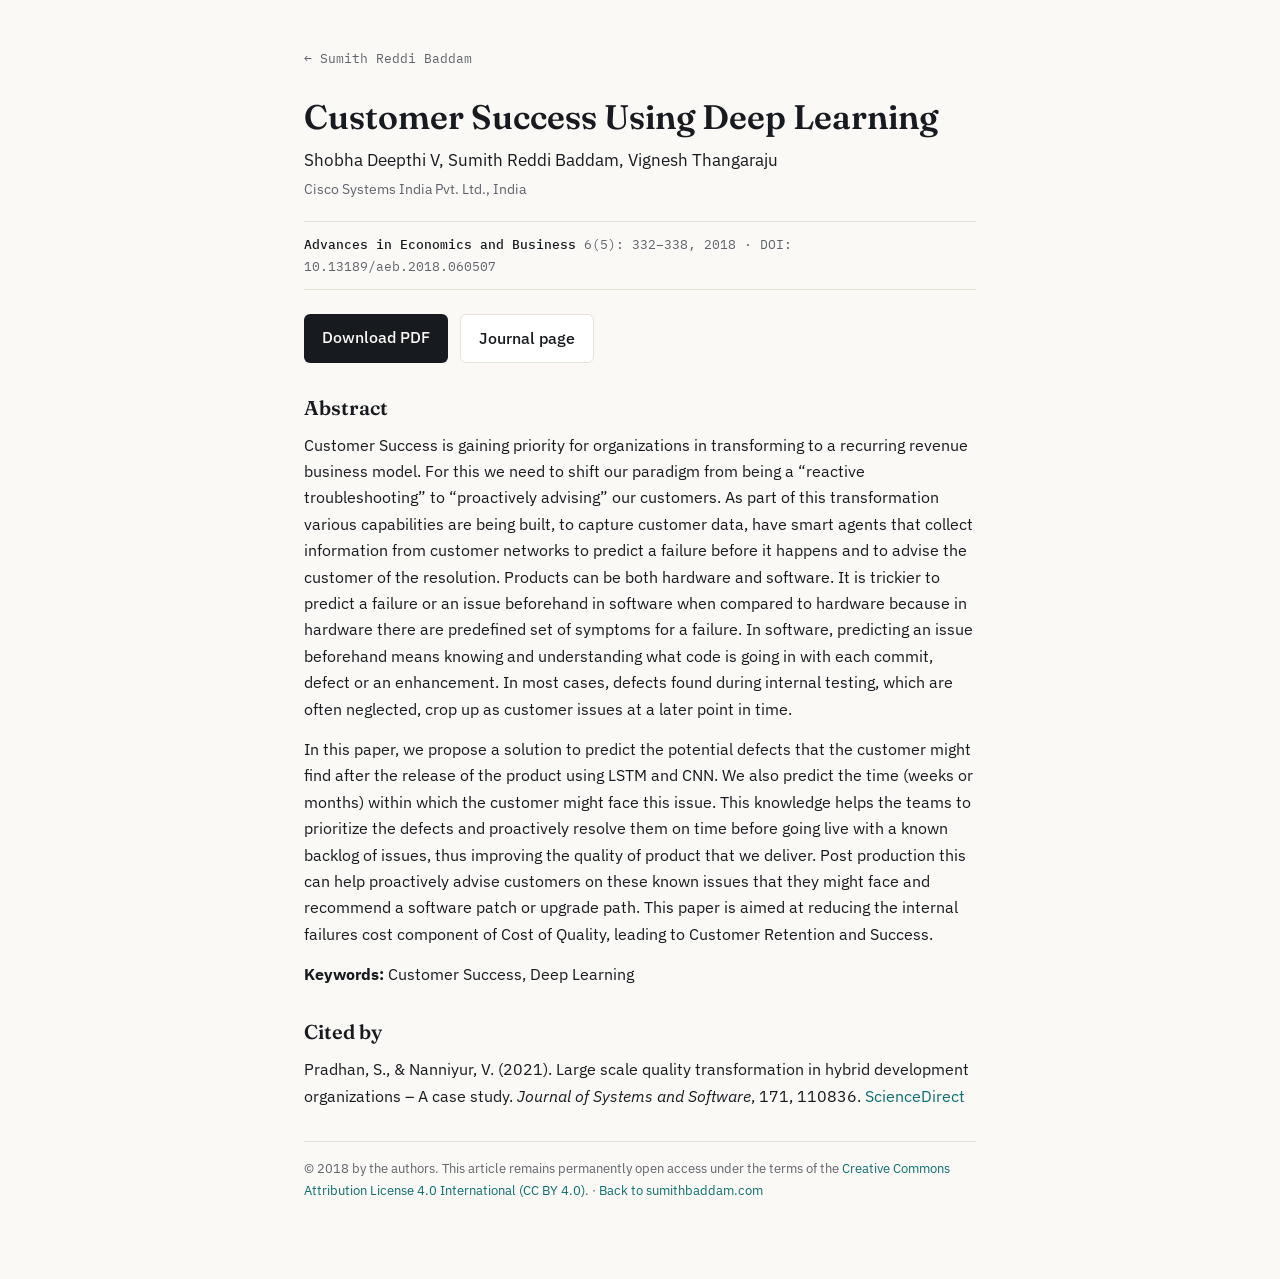
<file: papers/customer-success-using-deep-learning.html>
<!DOCTYPE html>
<html lang="en">
<head>
<meta charset="UTF-8">
<meta name="viewport" content="width=device-width, initial-scale=1.0">
<title>Customer Success Using Deep Learning — Sumith Reddi Baddam</title>
<meta name="description" content="Customer Success Using Deep Learning, by Shobha Deepthi V, Sumith Reddi Baddam and Vignesh Thangaraju. Advances in Economics and Business 6(5): 332–338, 2018.">
<link rel="canonical" href="https://sumithbaddam.com/papers/customer-success-using-deep-learning.html">
<meta name="citation_title" content="Customer Success Using Deep Learning">
<meta name="citation_author" content="Shobha Deepthi V">
<meta name="citation_author" content="Sumith Reddi Baddam">
<meta name="citation_author" content="Vignesh Thangaraju">
<meta name="citation_author_institution" content="Cisco Systems India Pvt. Ltd.">
<meta name="citation_author_institution" content="Cisco Systems India Pvt. Ltd.">
<meta name="citation_author_institution" content="Cisco Systems India Pvt. Ltd.">
<meta name="citation_publication_date" content="2018/09">
<meta name="citation_journal_title" content="Advances in Economics and Business">
<meta name="citation_volume" content="6">
<meta name="citation_issue" content="5">
<meta name="citation_firstpage" content="332">
<meta name="citation_lastpage" content="338">
<meta name="citation_doi" content="10.13189/aeb.2018.060507">
<meta name="citation_abstract_html_url" content="https://sumithbaddam.com/papers/customer-success-using-deep-learning.html">
<meta name="citation_pdf_url" content="https://sumithbaddam.com/papers/customer-success-using-deep-learning.pdf">
<meta name="citation_keywords" content="Customer Success, Deep Learning">
<meta name="citation_language" content="en">
<link rel="preconnect" href="https://fonts.googleapis.com">
<link rel="preconnect" href="https://fonts.gstatic.com" crossorigin>
<link href="https://fonts.googleapis.com/css2?family=Fraunces:opsz,wght@9..144,400;9..144,500;9..144,600&family=IBM+Plex+Sans:wght@400;500;600&family=IBM+Plex+Mono:wght@400;500&display=swap" rel="stylesheet">
<style>
  :root{--bg:#FAF9F6;--ink:#171A1F;--muted:#5F636B;--line:#E6E2D8;--accent:#0B6E6E;--accent-soft:#E2EFED;--card:#FFFFFF}
  *{box-sizing:border-box}
  body{margin:0;background:var(--bg);color:var(--ink);font-family:'IBM Plex Sans',sans-serif;line-height:1.65}
  a{color:var(--accent);text-decoration:none}
  a:hover{text-decoration:underline}
  .wrap{max-width:720px;margin:0 auto;padding:48px 24px 64px}
  .back{font-family:'IBM Plex Mono',monospace;font-size:13px;color:var(--muted)}
  .back a{color:var(--muted)}
  h1{font-family:'Fraunces',serif;font-weight:600;font-size:34px;line-height:1.2;margin:28px 0 8px}
  .authors{font-size:17px;margin:0 0 4px}
  .affil{color:var(--muted);font-size:14px;margin:0 0 20px}
  .cite{font-family:'IBM Plex Mono',monospace;font-size:13px;color:var(--muted);border-top:1px solid var(--line);border-bottom:1px solid var(--line);padding:12px 0;margin:0 0 24px}
  .cite b{color:var(--ink);font-weight:500}
  h2{font-family:'Fraunces',serif;font-weight:600;font-size:20px;margin:28px 0 8px}
  p{margin:0 0 14px}
  .actions{display:flex;flex-wrap:wrap;gap:12px;margin:24px 0}
  .btn{display:inline-block;background:var(--ink);color:var(--bg) !important;padding:10px 18px;border-radius:6px;font-weight:500}
  .btn:hover{background:var(--accent);text-decoration:none}
  .btn-ghost{display:inline-block;border:1px solid var(--line);background:var(--card);color:var(--ink) !important;padding:10px 18px;border-radius:6px;font-weight:500}
  .btn-ghost:hover{border-color:var(--accent);color:var(--accent) !important;text-decoration:none}
  .note{font-size:13px;color:var(--muted);border-top:1px solid var(--line);margin-top:32px;padding-top:16px}
</style>
</head>
<body>
<div class="wrap">
  <p class="back"><a href="/">← Sumith Reddi Baddam</a></p>

  <h1>Customer Success Using Deep Learning</h1>
  <p class="authors">Shobha Deepthi V, Sumith Reddi Baddam, Vignesh Thangaraju</p>
  <p class="affil">Cisco Systems India Pvt. Ltd., India</p>

  <p class="cite"><b>Advances in Economics and Business</b> 6(5): 332–338, 2018 · DOI: 10.13189/aeb.2018.060507</p>

  <div class="actions">
    <a class="btn" href="customer-success-using-deep-learning.pdf">Download PDF</a>
    <a class="btn-ghost" href="https://www.hrpub.org/journals/article_info.php?aid=7421" target="_blank" rel="noopener">Journal page</a>
  </div>

  <h2>Abstract</h2>
  <p>Customer Success is gaining priority for organizations in transforming to a recurring revenue business model. For this we need to shift our paradigm from being a &ldquo;reactive troubleshooting&rdquo; to &ldquo;proactively advising&rdquo; our customers. As part of this transformation various capabilities are being built, to capture customer data, have smart agents that collect information from customer networks to predict a failure before it happens and to advise the customer of the resolution. Products can be both hardware and software. It is trickier to predict a failure or an issue beforehand in software when compared to hardware because in hardware there are predefined set of symptoms for a failure. In software, predicting an issue beforehand means knowing and understanding what code is going in with each commit, defect or an enhancement. In most cases, defects found during internal testing, which are often neglected, crop up as customer issues at a later point in time.</p>
  <p>In this paper, we propose a solution to predict the potential defects that the customer might find after the release of the product using LSTM and CNN. We also predict the time (weeks or months) within which the customer might face this issue. This knowledge helps the teams to prioritize the defects and proactively resolve them on time before going live with a known backlog of issues, thus improving the quality of product that we deliver. Post production this can help proactively advise customers on these known issues that they might face and recommend a software patch or upgrade path. This paper is aimed at reducing the internal failures cost component of Cost of Quality, leading to Customer Retention and Success.</p>
  <p><b>Keywords:</b> Customer Success, Deep Learning</p>

  <h2>Cited by</h2>
  <p>Pradhan, S., &amp; Nanniyur, V. (2021). Large scale quality transformation in hybrid development organizations – A case study. <i>Journal of Systems and Software</i>, 171, 110836. <a href="https://www.sciencedirect.com/science/article/pii/S0164121220302284" target="_blank" rel="noopener">ScienceDirect</a></p>

  <p class="note">© 2018 by the authors. This article remains permanently open access under the terms of the <a href="https://creativecommons.org/licenses/by/4.0/" target="_blank" rel="noopener">Creative Commons Attribution License 4.0 International (CC BY 4.0)</a>. · <a href="/">Back to sumithbaddam.com</a></p>
</div>
</body>
</html>
</file>
<file: styles.css>
/* Light Chiang — warm off-white, deep teal accent, numbered sections, sticky rail */
:root{
  --bg:#FAF9F6;
  --ink:#171A1F;
  --muted:#5F636B;
  --line:#E6E2D8;
  --accent:#0B6E6E;
  --accent-soft:#E2EFED;
  --card:#FFFFFF;
  --shadow:0 1px 2px rgba(23,26,31,.04), 0 10px 28px rgba(23,26,31,.06);
}
*{box-sizing:border-box;}
html{scroll-behavior:smooth;}
body{
  margin:0;
  background:var(--bg);
  color:var(--ink);
  font-family:'IBM Plex Sans',sans-serif;
  font-size:16px;
  line-height:1.65;
  -webkit-font-smoothing:antialiased;
}
a{color:var(--accent);text-decoration:none;}
a:hover{text-decoration:underline;}
a:focus-visible, button:focus-visible{outline:2px solid var(--accent); outline-offset:3px;}

.skip-link{
  position:absolute; left:-999px; top:0;
  background:var(--ink); color:var(--bg); padding:10px 16px; z-index:100;
}
.skip-link:focus{left:12px; top:12px;}

.layout{
  display:grid;
  grid-template-columns:320px 1fr;
  max-width:1240px;
  margin:0 auto;
}

/* ---- Sticky rail ---- */
aside{
  padding:72px 48px 72px 32px;
  position:sticky;
  top:0;
  align-self:start;
  height:100vh;
  display:flex;
  flex-direction:column;
}
.avatar{
  width:88px;height:88px;
  border-radius:50%;
  overflow:hidden;
  margin-bottom:24px;
}
.avatar img{width:100%; height:100%; object-fit:cover; display:block;}
.sidebar-name{
  font-family:'Fraunces',serif;
  font-weight:600;
  font-size:32px;
  line-height:1.15;
  letter-spacing:-0.01em;
  margin:0 0 10px 0;
}
.sidebar-role{
  font-size:15px;
  color:var(--muted);
  margin:0;
  line-height:1.5;
}
.sidebar-role strong{color:var(--ink); font-weight:500;}
.sidebar-pitch{
  font-size:14.5px;
  line-height:1.6;
  color:var(--ink);
  margin:18px 0 0 0;
  max-width:26ch;
}
.sidebar-loc{
  font-family:'IBM Plex Mono',monospace;
  font-size:12px;
  color:var(--muted);
  margin:14px 0 0 0;
  letter-spacing:.02em;
}
.resume-btn{
  display:inline-block;
  margin-top:22px;
  padding:10px 18px;
  background:var(--ink);
  color:var(--bg) !important;
  font-size:13.5px;
  font-weight:500;
  border-radius:3px;
  transition:background .15s ease;
}
.resume-btn:hover{background:var(--accent); text-decoration:none;}

nav{margin-top:44px;}
nav ul{list-style:none;padding:0;margin:0;}
nav li{margin-bottom:2px;}
nav a{
  display:flex;
  align-items:baseline;
  gap:10px;
  color:var(--muted);
  font-size:14.5px;
  padding:7px 0 7px 12px;
  margin-left:-13px;
  border-left:2px solid transparent;
  text-decoration:none;
  transition:color .15s ease, border-color .15s ease;
}
nav a .nav-num{
  font-family:'IBM Plex Mono',monospace;
  font-size:11.5px;
  color:var(--accent);
}
nav a:hover, nav a.active{
  color:var(--ink);
  border-left-color:var(--accent);
}
nav a:hover{ text-decoration:none; }

.sidebar-contact{margin-top:auto; padding-top:32px; display:flex; gap:20px; flex-wrap:wrap;}
.sidebar-contact a{
  color:var(--muted);
  padding:4px 0;
}
.sidebar-contact a:hover{color:var(--accent); text-decoration:none;}
.sidebar-contact svg{flex:none; width:20px;height:20px;}

/* ---- Main column ---- */
main{
  padding:88px 56px 120px 48px;
  max-width:800px;
}
section{margin-bottom:88px; scroll-margin-top:40px;}
section:first-of-type{margin-top:0;}

.section-head{
  display:flex;
  align-items:baseline;
  gap:12px;
  margin:0 0 32px 0;
  padding-bottom:16px;
  border-bottom:1px solid var(--line);
}
.section-head .sec-num{
  font-family:'IBM Plex Mono',monospace;
  font-size:13px;
  color:var(--accent);
}
.section-head h2{
  font-family:'Fraunces',serif;
  font-weight:500;
  font-size:26px;
  line-height:1.2;
  letter-spacing:-0.01em;
  margin:0;
}

p{margin:0 0 16px 0; max-width:68ch;}
.lede{font-size:17px; line-height:1.7;}

.tags{display:flex; flex-wrap:wrap; gap:8px; margin-top:20px;}
.tag{
  font-family:'IBM Plex Mono',monospace;
  font-size:12px;
  color:var(--accent);
  background:var(--accent-soft);
  padding:4px 10px;
  border-radius:2px;
}

/* ---- Experience ---- */
.role{
  display:grid;
  grid-template-columns:96px 1fr;
  gap:24px;
  padding:28px 0;
  border-bottom:1px solid var(--line);
}
.role:first-child{padding-top:0;}
.role:last-child{border-bottom:none;}
.role-years{
  font-family:'IBM Plex Mono',monospace;
  font-size:12.5px;
  color:var(--muted);
  padding-top:3px;
}
.role-years .current{color:var(--accent);}
.role-title{
  font-size:17px;
  font-weight:500;
  margin:0 0 2px 0;
}
.role-org{
  font-size:14.5px;
  color:var(--muted);
  margin:0 0 10px 0;
}
.role-org a{color:var(--muted);}
.role-org a:hover{color:var(--accent);}
.role p{font-size:15px; margin-bottom:0;}
.role ul{margin:10px 0 0 0; padding-left:18px; font-size:15px;}
.role li{margin-bottom:6px;}
.role-tags{margin-top:16px;}

/* ---- Patents ---- */
.patent{
  padding:28px 0;
  border-bottom:1px solid var(--line);
}
.patent:first-of-type{padding-top:0;}
.patent:last-child{border-bottom:none;}
.patent-title{font-size:17px; font-weight:500; margin:0 0 4px 0;}
.patent-meta{
  font-family:'IBM Plex Mono',monospace;
  font-size:12.5px;
  color:var(--muted);
  margin:0 0 14px 0;
}
.patent p{font-size:15px;}
.patent ul{margin:14px 0 0 0; padding-left:18px; font-size:15px;}
.patent li{margin-bottom:8px;}
.patent li strong{font-weight:600;}

/* ---- Publications ---- */
.pub{
  padding:22px 0;
  border-bottom:1px solid var(--line);
}
.pub:first-child{padding-top:0;}
.pub:last-child{border-bottom:none;}
.pub-title{font-size:16.5px; font-weight:500; margin:0 0 4px 0;}
.pub-title a{color:var(--ink);}
.pub-title a:hover{color:var(--accent);}
.pub-meta{
  font-family:'IBM Plex Mono',monospace;
  font-size:12.5px;
  color:var(--muted);
  margin:0 0 8px 0;
}
.pub p{font-size:14.5px; color:var(--ink); margin-bottom:0;}

/* ---- Selected Work: featured cards ---- */
.work-card{
  background:var(--card);
  border:1px solid var(--line);
  border-radius:8px;
  box-shadow:var(--shadow);
  padding:30px 30px 26px 30px;
  margin-bottom:28px;
}
.work-eyebrow{
  font-family:'IBM Plex Mono',monospace;
  font-size:12px;
  color:var(--accent);
  letter-spacing:.04em;
  margin:0 0 10px 0;
}
.work-title{
  font-family:'Fraunces',serif;
  font-weight:500;
  font-size:22px;
  line-height:1.25;
  margin:0 0 14px 0;
}
.work-diagram{margin:6px 0 20px 0;}
.work-diagram svg{display:block; width:100%; height:auto;}
.work-card p{font-size:15px;}
.work-card ul{margin:10px 0 14px 0; padding-left:18px; font-size:15px;}
.work-card li{margin-bottom:8px;}
.work-card li strong{font-weight:600;}
.work-tags{margin-top:18px;}
.work-earlier{padding:8px 0 0 0;}
.work-earlier p{font-size:15px;}
.work-earlier ul{margin:10px 0 0 0; padding-left:18px; font-size:15px;}
.work-earlier li{margin-bottom:8px;}
.work-earlier .work-title{font-size:18px;}

/* ---- Skills ---- */
.skills-grid{
  display:grid;
  grid-template-columns:1fr 1fr;
  gap:24px 32px;
}
.skills-label{
  font-family:'IBM Plex Mono',monospace;
  font-size:12px;
  color:var(--accent);
  margin:0 0 6px 0;
}
.skills-grid p:not(.skills-label){font-size:14.5px; margin-bottom:0;}

/* ---- Projects ---- */
.proj-grid{display:grid; grid-template-columns:1fr 1fr; gap:16px;}
.proj{
  background:var(--card);
  border:1px solid var(--line);
  border-radius:8px;
  padding:22px;
  transition:transform .15s ease, box-shadow .15s ease, border-color .15s ease;
}
.proj:hover{
  transform:translateY(-2px);
  box-shadow:var(--shadow);
  border-color:#CFC9BC;
}
.proj-title{font-size:15.5px; font-weight:500; margin:0 0 6px 0;}
.proj-title a{color:var(--ink);}
.proj-title a:hover{color:var(--accent);}
.proj-org{
  font-family:'IBM Plex Mono',monospace;
  font-size:12px;
  color:var(--muted);
  margin:0 0 10px 0;
}
.proj p{font-size:14px; margin-bottom:0; color:var(--ink);}

.more-toggle{
  display:block;
  margin-top:20px;
  background:none;
  border:1px solid var(--line);
  color:var(--ink);
  font-family:'IBM Plex Sans',sans-serif;
  font-size:13.5px;
  padding:9px 16px;
  border-radius:3px;
  cursor:pointer;
}
.more-toggle:hover{border-color:var(--accent); color:var(--accent);}
.more-projects{margin-top:16px;}
.more-projects[hidden]{display:none;}

/* ---- Contact ---- */
footer.contact-section{padding-top:24px;}
.contact-row{display:flex; gap:22px; flex-wrap:wrap; margin-top:20px;}
.contact-row a{color:var(--muted);}
.contact-row a:hover{color:var(--accent); text-decoration:none;}
.contact-row svg{width:20px; height:20px; display:block;}
.fine-print{font-size:12.5px; color:var(--muted); margin-top:40px;}

@media (max-width:900px){
  .layout{grid-template-columns:1fr;}
  aside{position:relative; height:auto; padding:48px 24px 8px 24px;}
  .sidebar-pitch{max-width:44ch;}
  nav{margin-top:28px;}
  nav ul{display:flex; gap:4px 18px; flex-wrap:wrap;}
  nav a{margin-left:0; padding-left:0; border-left:none; border-bottom:2px solid transparent; padding-bottom:4px;}
  nav a:hover, nav a.active{border-bottom-color:var(--accent);}
  .sidebar-contact{margin-top:28px; padding-top:0; display:flex; gap:20px; flex-wrap:wrap;}
  main{padding:32px 24px 80px 24px;}
  .section-head h2{font-size:23px;}
  .proj-grid{grid-template-columns:1fr;}
  .role{grid-template-columns:1fr; gap:6px;}
  .skills-grid{grid-template-columns:1fr;}
  .work-card{padding:24px 20px 20px 20px;}
}

@media (prefers-reduced-motion: reduce){
  html{scroll-behavior:auto;}
  .proj{transition:none;}
}
</file>
